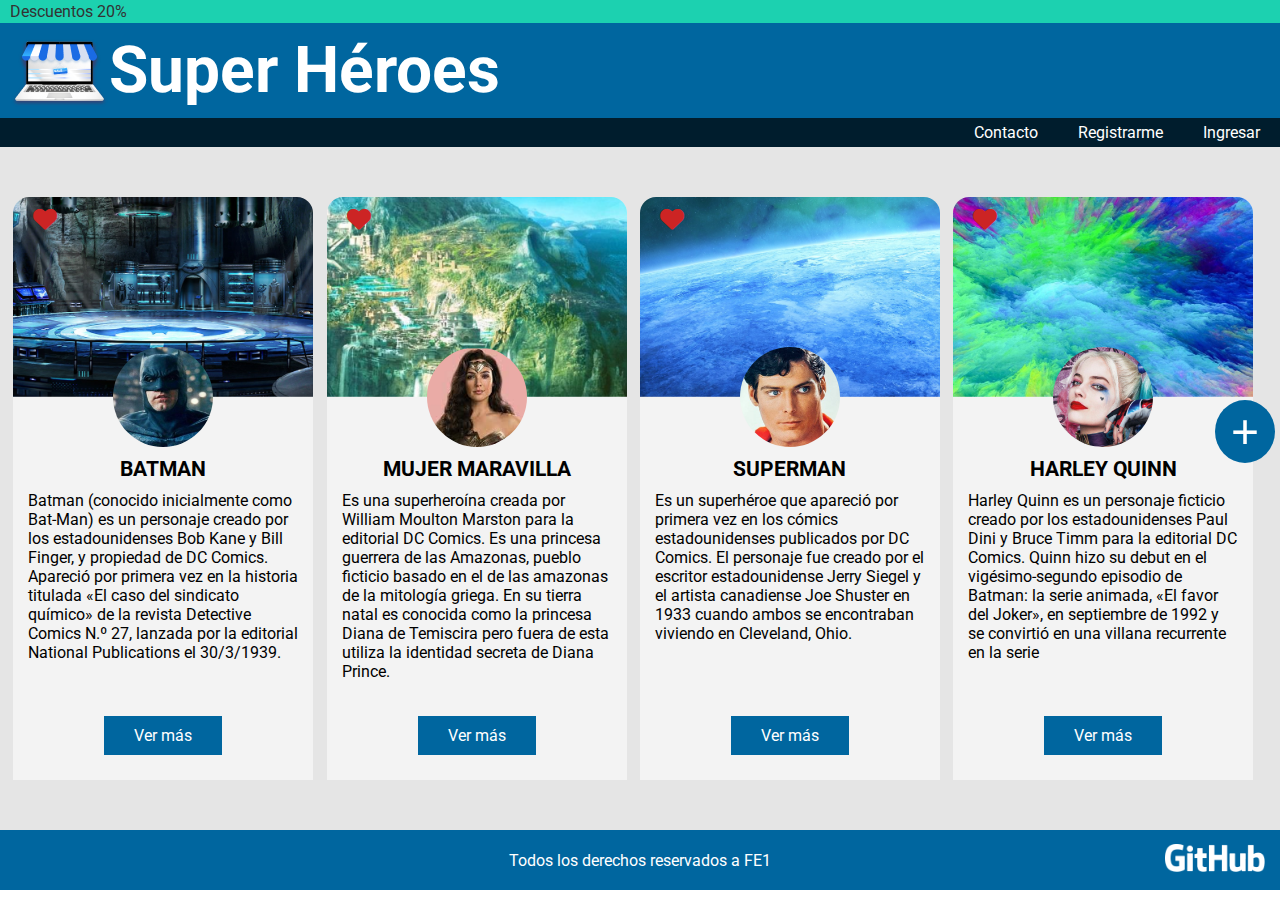
<file: index.html>
<!DOCTYPE html>
<html lang="es">
<head>
    <meta charset="UTF-8">
    <meta http-equiv="X-UA-Compatible" content="IE=edge">
    <meta name="viewport" content="width=device-width, initial-scale=1.0">
    <link rel="stylesheet" href="https://cdnjs.cloudflare.com/ajax/libs/font-awesome/6.1.1/css/all.min.css">
    <link rel="stylesheet" href="css/styles.css">
    <title>Heroes</title>
</head>
<body>
    <header class="encabezado">
        <p>Descuentos 20%</p>
        <section>
            <img src="img/OBJECTS.png" alt="Imagen tienda">
            <h1>Super Héroes</h1>
        </section>
        <nav>
            <ul>
                <li><a href="">Contacto</a></li>
                <li><a href="">Registrarme</a></li>
                <li><a href="">Ingresar</a></li>
            </ul>
        </nav>
    </header>
    <main>
        <section class="container">
            <article class="perfil">
                <div class="arriba bm">
                    <i class="fa-heart fa-solid"></i>
                </div>
                <img src="img/batman.png" alt="Foto perfil">
                <h3>BATMAN</h3>
                <p>Batman (conocido inicialmente como Bat-Man) es un personaje creado por los estadounidenses Bob Kane y Bill Finger, y propiedad de DC Comics. Apareció por primera vez en la historia titulada «El caso del sindicato químico» de la revista Detective Comics N.º 27, lanzada por la editorial National Publications el 30/3/1939.</p>
                <a href="">Ver más</a>
            </article>
            <article class="perfil">
                <div class="arriba mm">
                    <i class="fa-heart fa-solid"></i>
                </div>                  
                <img src="img/mujerMaravilla.png" alt="Foto perfil">
                <h3>MUJER MARAVILLA</h3>
                <p>Es una superheroína creada por William Moulton Marston para la editorial DC Comics. Es una princesa guerrera de las Amazonas, pueblo ficticio basado en el de las amazonas de la mitología griega. En su tierra natal es conocida como la princesa Diana de Temiscira pero fuera de esta utiliza la identidad secreta de Diana Prince.</p>
                <a href="">Ver más</a>
            </article>
            <article class="perfil">
                <div class="arriba sm">
                    <i class="fa-heart fa-solid"></i>
                </div>
                <img src="img/superman.png" alt="Foto perfil">
                <h3>SUPERMAN</h3>
                <p>Es un superhéroe que apareció por primera vez en los cómics estadounidenses publicados por DC Comics. El personaje fue creado por el escritor estadounidense Jerry Siegel y el artista canadiense Joe Shuster en 1933 cuando ambos se encontraban viviendo en Cleveland, Ohio.</p>
                <a href="">Ver más</a>
            </article>
            <article class="perfil">
                <div class="arriba hq">
                    <i class="fa-heart fa-solid"></i>
                </div>
                <img src="img/harleyQuinn.png" alt="Foto perfil">
                <h3>HARLEY QUINN</h3>
                <p>Harley Quinn es un personaje ficticio creado por los estadounidenses Paul Dini y Bruce Timm para la editorial DC Comics. Quinn hizo su debut en el vigésimo-segundo episodio de Batman: la serie animada, «El favor del Joker», en septiembre de 1992 y se convirtió en una villana recurrente en la serie</p>
                <a href="">Ver más</a>
            </article>
            <a href="form.html"><button class="mas">+</button></a>
        </section>
    </main>
    <footer class="pie">
        <p>Todos los derechos reservados a FE1</p>
        <a href="https://www.github.com"><img src="img/gitHub.png" alt="Logo github"></a>
    </footer>
</body>
</html>
</file>
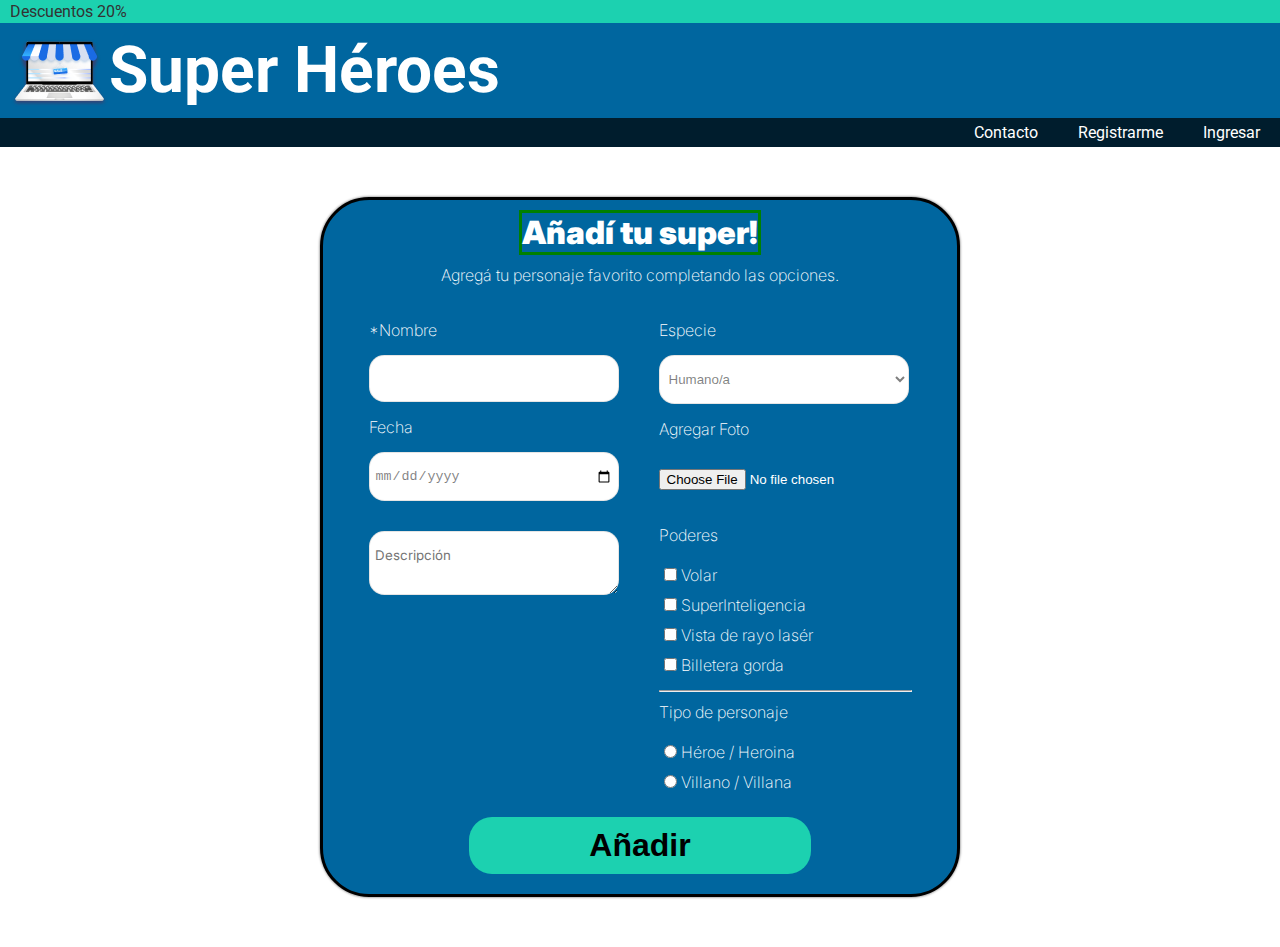
<file: form.html>
<!DOCTYPE html>
<html lang="es">
<head>
    <meta charset="UTF-8">
    <meta http-equiv="X-UA-Compatible" content="IE=edge">
    <meta name="viewport" content="width=device-width, initial-scale=1.0">
    <link rel="stylesheet" href="https://cdnjs.cloudflare.com/ajax/libs/font-awesome/6.1.1/css/all.min.css">
    <link rel="stylesheet" href="css/styles.css">
    <title>Heroes</title>
</head>
<body>
    <header class="encabezado">
        <p>Descuentos 20%</p>
        <section>
            <img src="img/OBJECTS.png" alt="Imagen tienda">
            <h1>Super Héroes</h1>
        </section>
        <nav>
            <ul>
                <li><a href="">Contacto</a></li>
                <li><a href="">Registrarme</a></li>
                <li><a href="">Ingresar</a></li>
            </ul>
        </nav>
    </header>
    <main class="main-form">
        <section class="container-form">
            <h2>Añadí tu super!</h2>
            <legend>Agregá tu personaje favorito completando las opciones.</legend>
            <form action="" method="get">
                <fieldset class="izq">
                    <label for="nombre">*Nombre</label>
                    <input type="text" id="nombre" name="nombre" required>
                    <label for="fecha">Fecha</label>
                    <input type="date" id="fecha" name="fecha">
                    <textarea name="descripcion" id="descripcion" placeholder="Descripción"></textarea>
                </fieldset>
                <fieldset class="der">
                    <label for="especie" class="especie">Especie</label>
                    <select name="especie" id="especie" required>
                        <option>Humano/a</option>
                        <option>Amazona</option>
                        <option>Kryptoniano/a</option>
                    </select>
                    <label for="foto" class="foto">Agregar Foto</label>
                    <input type="file" id="foto" name="foto">
                    <p>Poderes</p>
                    <label for="volar">
                        <input type="checkbox" id="poderes" name="volar">
                        Volar
                    </label>
                    <label for="superInteligencia">
                        <input type="checkbox" id="poderes" name="superInteligencia">
                        SuperInteligencia
                    </label>
                    <label for="vistaDeRayoLaser">
                        <input type="checkbox" id="poderes" name="vistaDeRayoLaser">
                        Vista de rayo lasér
                    </label>
                    <label for="billeteraGorda">
                        <input type="checkbox" id="poderes" name="billeteraGorda">
                        Billetera gorda
                    </label>
                    <hr>
                    <p class="tipos">Tipo de personaje</p>
                    <label for="heroe">
                        <input type="radio" id="heroe" name="personaje">
                        Héroe / Heroina
                    </label>
                    <label for="villano">
                        <input type="radio" id="villano" name="personaje">
                        Villano / Villana
                    </label>
                </fieldset>
                <div class="abajo">
                    <button type="submit" class="añadir">Añadir</button>
                </div>
            </form>
        </section>
    </main>
</body>
</file>
<file: css/styles.css>
@import url('https://fonts.googleapis.com/css2?family=Roboto&display=swap');
@import url('https://fonts.googleapis.com/css2?family=Inter:wght@100;200;300;400;500;700;800;900&display=swap');

* {
    box-sizing: border-box;
    margin: 0;
    padding: 0;
}

body{
    font-family: "Roboto", sans-serif;
}

.encabezado p {
    background-color: #1CD1B0;
    color: #333333;
    font-size: 1rem;
    font-weight: 400;
    padding: 2px 10px;
}

.encabezado section {
    display: flex;
    justify-content: flex-start;
    align-items: center;
    background-color: #00669F;
    color: #ffffff;
    font-size: 2rem;
    font-weight: 700;
    padding: 10px;
}

.encabezado nav {
    display: flex;
    justify-content: flex-end;
    background-color: #001D2D;
}

.encabezado nav ul {
    display: flex;
    list-style-type: none;
    justify-content: space-around;
}

.encabezado nav ul li {
    margin: 5px 20px; 
}

.encabezado nav ul li a{
    text-decoration: none;
    color: #ffffff
}

main {
    background-color: #E5E5E5;
}

.container {
    display: flex;
    justify-content: space-evenly;
    align-items: center;
    flex-wrap: wrap;
}

.mas {
    border: none;
    background-color: #00669F;
    border-radius: 50%;
    color: #ffffff;
    padding: 4px 16px;
    font-size: 48px;
    cursor: pointer;
    position: fixed;
    right: 5px;
    top: 400px;
}

.mas:hover {
    background-color: #001D2D;
}

.perfil {
    background-color: #F3F3F3;
    width: 300px;
    position: relative;
    display: flex;
    flex-direction: column;
    text-align: center;
    align-items: center;
    border-radius: 16px 16px 0 0;
    margin-top: 50px;
    margin-bottom: 50px;
}

.perfil .arriba {
    border-radius: 16px 16px 0 0;
    width: 300px;
    height: 200px;
    background-size: cover;

}

.perfil .bm {
    background-image: url(../img/fondoBatman.png);
}

.perfil .mm {
    background-image: url(../img/fondoMujerMaravilla.png);
}

.perfil .sm {
    background-image: url(../img/fondoSuperman.png);
}

.perfil .hq {
    background-image: url(../img/fondoHarleyQuinn.png);
}

.perfil .arriba i {
    color: #CC2424;
    font-size: 1.5rem;
    position: absolute;
    top: 10px;
    left: 20px;
    cursor: pointer;            
}

.perfil .arriba i:hover {
    font-size: 1.7rem;
}

.perfil img {
    position: absolute;
    width: 100px;
    border-radius: 50%;
    top: 150px;
}

.perfil h3 {
    margin-top: 60px;
    font-size: 1.3rem;
}

.perfil p {
    margin: 10px 15px;
    height: 190px;
    text-align: left;
}

.perfil a {
    background-color: #00669F;
    color: #ffffff;
    margin: 25px;
    padding: 10px 30px;
    text-decoration: none;
}

.pie {
    background-color: #00669F;
    display: flex;
    justify-content: center;
    align-items: center;
    color: #ffffff;
    position: relative;
    min-height: 60px;
}

.pie a {
    position: absolute;
    right: 15px;
}

.pie a img {
    width: 100px;
}

/*------FORM------*/

.main-form {
    display: flex;
    justify-content: center;
    background-color: #ffffff;
    font-family: 'Inter', sans-serif;
}

.container-form {
    background-color: #00669F;
    box-shadow: 0px 0px 2px 1px rgba(0, 0, 0, 0.3);
    border-radius: 49.0901px;
    margin: 50px;
    width: 50vw;
    display: flex;
    flex-direction: column;
    justify-content: space-around;
    align-items: center;
    border: 3px solid black;
}

form {
    display: flex;
    justify-content: center;
    flex-wrap: wrap;
    width: 60vw;
}

.container-form h2 {
    color: #ffffff;
    margin: 10px;
    font-weight: 900;
    font-size: 2rem;
    border: 3px solid green;
}

.container-form legend {
    color: #ffffff;
    font-weight: 200;
    text-align: center;
}

.container-form fieldset {
    border: none;
    display: flex;
    flex-direction: column;
    margin-top: 20px;
}

.izq label, .der p {
    color: #ffffff;
    font-weight: 200;
    margin: 15px 0;
}

.izq {
    margin-right: 20px;
}

.izq input {
    padding: 15px 5px;
    width: 250px;
    background-color: #FFFFFF;
    border: 1.53407px solid rgba(0, 0, 0, 0.1);
    border-radius: 15.3407px;   
    color: rgba(0, 0, 0, 0.5);
}

.izq textarea {
    font-family: 'Inter', sans-serif;
    background-color: #FFFFFF;
    border: 1.53407px solid rgba(0, 0, 0, 0.1);
    border-radius: 15.3407px; 
    padding: 15px 5px;
    min-width: 250px;
    max-width: 250px;
    min-height: 50px;
    max-height: 255px;
    margin-top: 30px;
} 

.der {
    margin-left: 20px;
}

.der label {
    margin: 5px;
}

.der select {
    padding: 15px 5px;
    width: 250px;
    background-color: #FFFFFF;
    border: 1.53407px solid rgba(0, 0, 0, 0.1);
    border-radius: 15.3407px;  
    font-weight: 100;
    color: rgba(0, 0, 0, 0.5);
}

.der label:first-child {
    color: #ffffff;
    font-weight: 200;
    margin: 15px 0;
}

.der label:nth-child(3) {
    color: #ffffff;
    font-weight: 200;
    margin: 15px 0 30px;
}

.der p {
    margin-top: 35px;
} 

.der input, .der label {
    color: #ffffff;
    font-weight: 200;
}

.der hr {
    margin: 10px 0;
}

.der .tipos {
    margin-top: 0;
}

.abajo {
    width: 90%;
    text-align: center;
    margin: 20px;
}

.abajo button {
    padding: 10px 120px;
    border: none;
    background-color: #1CD1B0;
    border-radius: 23.011px;
    cursor: pointer;
    color: #000000;
    font-weight: 900;
    font-size: 2rem;
}

.abajo button:hover {
    background-color: #001D2D;
    color: #FFFFFF;
}



@media (max-width:598px){

    .pie {
        flex-direction: column-reverse;
    }

    .pie a {
        position: static;
        margin: 10px;
    }
    
}
</file>
